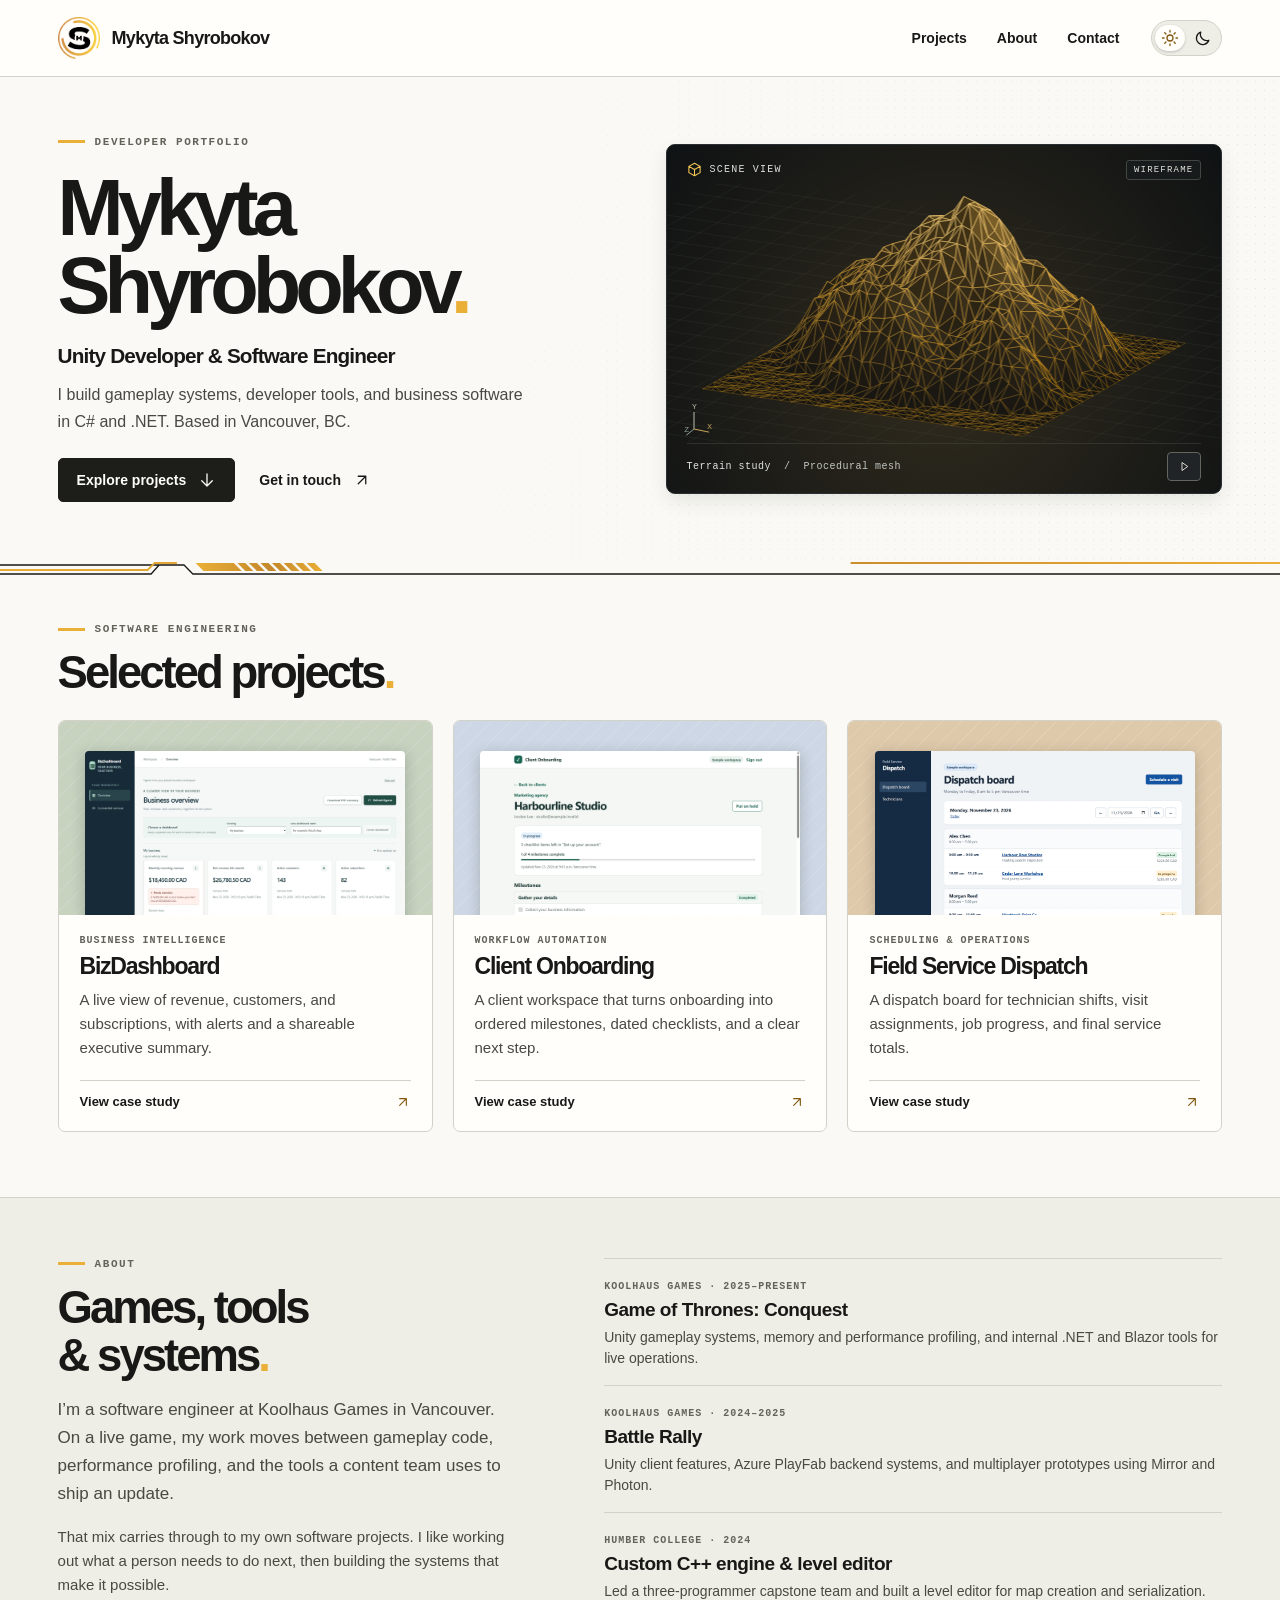
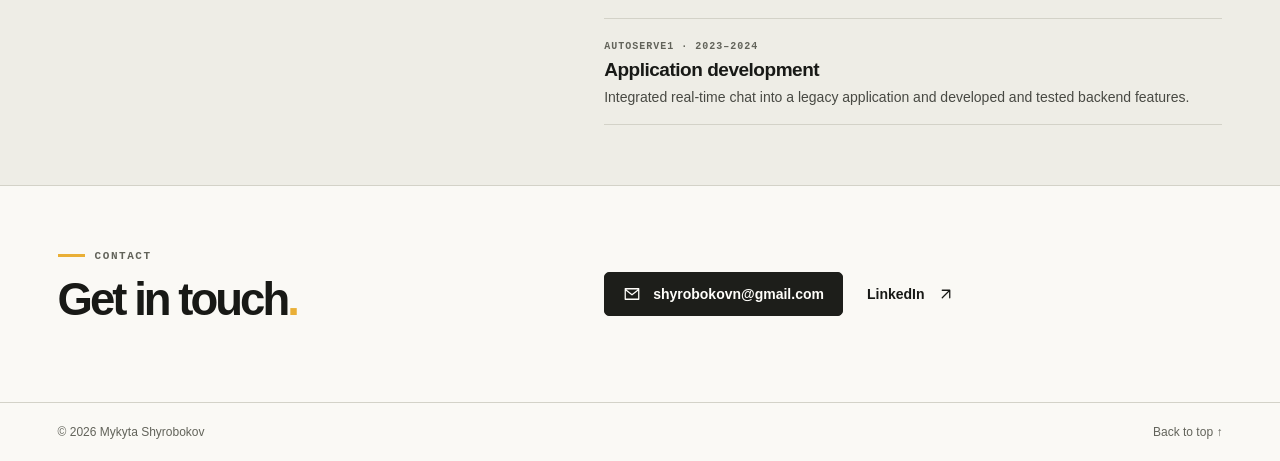
<file: index.html>
<!doctype html>
<html lang="en"><head>
<meta charset="utf-8"><meta name="viewport" content="width=device-width,initial-scale=1">
<title>Mykyta Shyrobokov — Unity Developer & Software Engineer</title><meta name="description" content="Unity gameplay, developer tools, and .NET applications by Mykyta Shyrobokov, a software engineer in Vancouver.">
<link rel="icon" href="assets/logo.png"><script src="assets/theme.js"></script><link rel="stylesheet" href="assets/portfolio.css">
<script defer src="assets/terrain.js"></script>
</head><body id="top"><a class="skip" href="#main">Skip to content</a>
<header class="site-head"><div class="wrap navbar">
<a class="brand" href="index.html" aria-label="Mykyta Shyrobokov, home"><span class="logo-box"><img src="assets/logo.png" width="42" height="42" alt=""></span>Mykyta Shyrobokov</a>
<div class="nav-group"><nav aria-label="Main navigation"><a href="index.html#work">Projects</a><a href="index.html#about">About</a><a href="index.html#contact">Contact</a></nav>
<button type="button" class="theme" aria-label="Dark theme" aria-pressed="false" title="Toggle dark theme"><span class="sun"><svg aria-hidden="true" class="icon" viewBox="0 0 24 24"><path d="M12 2v2m0 16v2M2 12h2m16 0h2M5 5l1.6 1.6M17.4 17.4 19 19M5 19l1.6-1.6M17.4 6.6 19 5 M16 12a4 4 0 1 1-8 0 4 4 0 0 1 8 0"/></svg></span><span class="moon"><svg aria-hidden="true" class="icon" viewBox="0 0 24 24"><path d="M19.8 15A8.5 8.5 0 0 1 9 4.2 8.5 8.5 0 1 0 19.8 15Z"/></svg></span></button></div></div></header>
<main id="main">
<section class="hero" aria-labelledby="hero-title"><div class="wrap hero-grid"><div>
<p class="eyebrow">Developer portfolio</p>
<h1 id="hero-title">Mykyta<br>Shyrobokov<span>.</span></h1>
<p class="role">Unity Developer &amp; Software Engineer</p>
<p class="intro">I build gameplay systems, developer tools, and business software in C# and .NET. Based in Vancouver, BC.</p>
<div class="actions"><a class="action" href="#work">Explore projects <svg aria-hidden="true" class="icon" viewBox="0 0 24 24"><path d="M12 4v16 M5 13l7 7 7-7"/></svg></a><a class="inline-link" href="#contact">Get in touch <svg aria-hidden="true" class="icon" viewBox="0 0 24 24"><path d="M7 17 17 7 M7 7h10v10"/></svg></a></div>
</div><div class="scene" role="group" aria-label="Interactive procedural terrain study">
<canvas aria-label="An isometric wireframe mountain range generated from a height field" role="img"></canvas>
<div class="scene-top"><span class="scene-label"><svg aria-hidden="true" class="icon" viewBox="0 0 24 24"><path d="m12 2 9 5v10l-9 5-9-5V7z M3 7l9 5 9-5 M12 12v10"/></svg> SCENE VIEW</span><span class="render-status">WIREFRAME</span></div>
<div class="scene-bottom"><span><strong>Terrain study</strong> &nbsp;/&nbsp; Procedural mesh</span><button class="scene-play" type="button" aria-label="Rotate terrain" title="Rotate terrain"><svg aria-hidden="true" class="icon" viewBox="0 0 24 24"><path d="m8 5 10 7-10 7z"/></svg></button></div>
</div></div></section><div class="circuit" aria-hidden="true"><svg viewBox="0 0 1440 16" preserveAspectRatio="none"><defs><linearGradient id="circuit-accent"><stop stop-color="var(--gold)"/><stop offset=".6" stop-color="var(--blue)"/><stop offset="1" stop-color="var(--gold)"/></linearGradient></defs><path class="trace" d="M0 4H207l10 9h1223 M0 13h170l9-9h22"/><path class="trace-light" d="M0 9h166l8-7h25 M957 2h483"/><path class="trace-light led" d="M287 13h1153"/><path class="trace-gold" d="M220 2h43l9 8h-43z M267 2h9l9 8h-9z M280 2h9l9 8h-9z M293 2h9l9 8h-9z M306 2h9l9 8h-9z M319 2h9l9 8h-9z M332 2h9l9 8h-9z M345 2h9l9 8h-9z"/></svg></div>
<section id="work" class="projects wrap" aria-labelledby="work-title"><p class="eyebrow">Software engineering</p><div class="section-head"><h2 id="work-title">Selected projects<span>.</span></h2></div><div class="cards"><a class="card biz" href="projects/bizdashboard.html"><div class="thumb"><img src="assets/biz-1.webp" alt="" decoding="async"></div><div class="card-copy"><span class="category">Business intelligence</span><h3>BizDashboard</h3><p>A live view of revenue, customers, and subscriptions, with alerts and a shareable executive summary.</p><div class="card-base">View case study <svg aria-hidden="true" class="icon" viewBox="0 0 24 24"><path d="M7 17 17 7 M7 7h10v10"/></svg></div></div></a>
<a class="card client" href="projects/client-onboarding.html"><div class="thumb"><img src="assets/client-1.webp" alt="" decoding="async"></div><div class="card-copy"><span class="category">Workflow automation</span><h3>Client Onboarding</h3><p>A client workspace that turns onboarding into ordered milestones, dated checklists, and a clear next step.</p><div class="card-base">View case study <svg aria-hidden="true" class="icon" viewBox="0 0 24 24"><path d="M7 17 17 7 M7 7h10v10"/></svg></div></div></a>
<a class="card field" href="projects/field-service-dispatch.html"><div class="thumb"><img src="assets/field-1.webp" alt="" decoding="async"></div><div class="card-copy"><span class="category">Scheduling & operations</span><h3>Field Service Dispatch</h3><p>A dispatch board for technician shifts, visit assignments, job progress, and final service totals.</p><div class="card-base">View case study <svg aria-hidden="true" class="icon" viewBox="0 0 24 24"><path d="M7 17 17 7 M7 7h10v10"/></svg></div></div></a></div></section>
<section id="about" class="about"><div class="wrap about-grid"><div><p class="eyebrow">About</p><h2>Games, tools<br>&amp; systems<span>.</span></h2>
<p class="about-copy">I’m a software engineer at Koolhaus Games in Vancouver. On a live game, my work moves between gameplay code, performance profiling, and the tools a content team uses to ship an update.</p>
<p class="prose">That mix carries through to my own software projects. I like working out what a person needs to do next, then building the systems that make it possible.</p></div>
<ul class="experience"><li><span class="category">Koolhaus Games · 2025–present</span><strong>Game of Thrones: Conquest</strong><p>Unity gameplay systems, memory and performance profiling, and internal .NET and Blazor tools for live operations.</p></li>
<li><span class="category">Koolhaus Games · 2024–2025</span><strong>Battle Rally</strong><p>Unity client features, Azure PlayFab backend systems, and multiplayer prototypes using Mirror and Photon.</p></li>
<li><span class="category">Humber College · 2024</span><strong>Custom C++ engine &amp; level editor</strong><p>Led a three-programmer capstone team and built a level editor for map creation and serialization.</p></li>
<li><span class="category">Autoserve1 · 2023–2024</span><strong>Application development</strong><p>Integrated real-time chat into a legacy application and developed and tested backend features.</p></li></ul></div></section>
<section id="contact" class="contact"><div class="wrap contact-grid"><div><p class="eyebrow">Contact</p><h2>Get in touch<span>.</span></h2></div><div class="contact-links"><a class="action" href="mailto:shyrobokovn@gmail.com"><svg aria-hidden="true" class="icon" viewBox="0 0 24 24"><path d="M3 5h18v14H3z M3 6l9 7 9-7"/></svg> shyrobokovn@gmail.com</a><a class="inline-link" href="https://www.linkedin.com/in/mykyta-shyrobokov/">LinkedIn <svg aria-hidden="true" class="icon" viewBox="0 0 24 24"><path d="M7 17 17 7 M7 7h10v10"/></svg></a></div></div></section></main><footer class="footer"><div class="wrap"><span>© 2026 Mykyta Shyrobokov</span><a href="#top">Back to top ↑</a></div></footer></body></html>
</file>
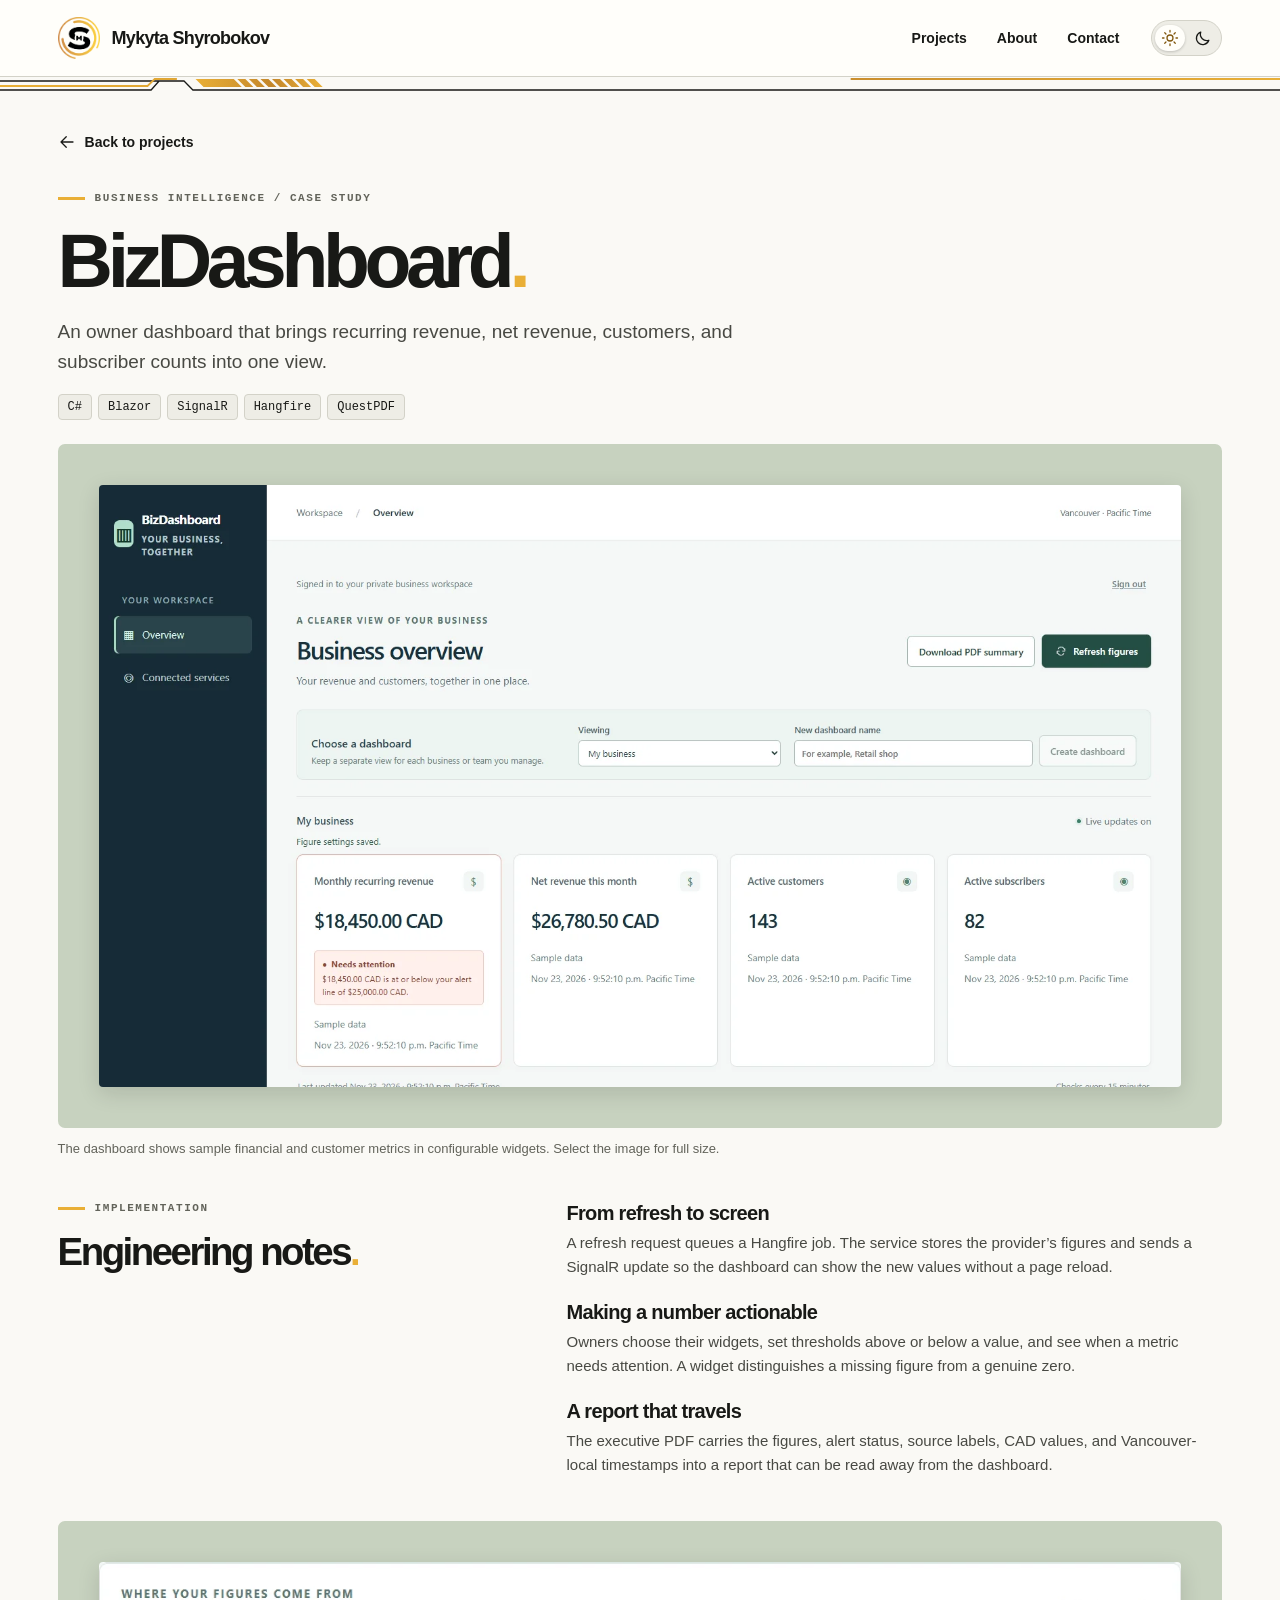
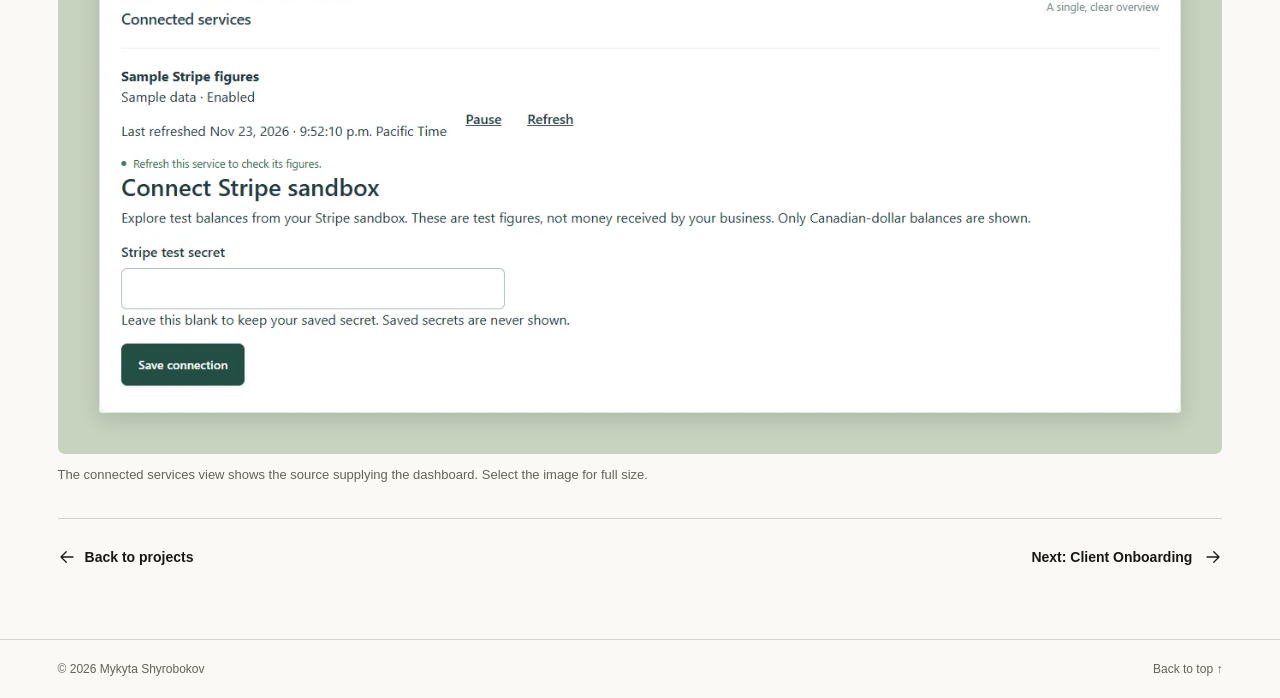
<file: projects/bizdashboard.html>
<!doctype html>
<html lang="en"><head>
<meta charset="utf-8"><meta name="viewport" content="width=device-width,initial-scale=1">
<title>BizDashboard — Mykyta Shyrobokov</title><meta name="description" content="An owner dashboard that brings recurring revenue, net revenue, customers, and subscriber counts into one view.">
<link rel="icon" href="../assets/logo.png"><script src="../assets/theme.js"></script><link rel="stylesheet" href="../assets/portfolio.css">

</head><body id="top"><a class="skip" href="#main">Skip to content</a>
<header class="site-head"><div class="wrap navbar">
<a class="brand" href="../index.html" aria-label="Mykyta Shyrobokov, home"><span class="logo-box"><img src="../assets/logo.png" width="42" height="42" alt=""></span>Mykyta Shyrobokov</a>
<div class="nav-group"><nav aria-label="Main navigation"><a href="../index.html#work">Projects</a><a href="../index.html#about">About</a><a href="../index.html#contact">Contact</a></nav>
<button type="button" class="theme" aria-label="Dark theme" aria-pressed="false" title="Toggle dark theme"><span class="sun"><svg aria-hidden="true" class="icon" viewBox="0 0 24 24"><path d="M12 2v2m0 16v2M2 12h2m16 0h2M5 5l1.6 1.6M17.4 17.4 19 19M5 19l1.6-1.6M17.4 6.6 19 5 M16 12a4 4 0 1 1-8 0 4 4 0 0 1 8 0"/></svg></span><span class="moon"><svg aria-hidden="true" class="icon" viewBox="0 0 24 24"><path d="M19.8 15A8.5 8.5 0 0 1 9 4.2 8.5 8.5 0 1 0 19.8 15Z"/></svg></span></button></div></div></header><div class="circuit" aria-hidden="true"><svg viewBox="0 0 1440 16" preserveAspectRatio="none"><defs><linearGradient id="circuit-accent"><stop stop-color="var(--gold)"/><stop offset=".6" stop-color="var(--blue)"/><stop offset="1" stop-color="var(--gold)"/></linearGradient></defs><path class="trace" d="M0 4H207l10 9h1223 M0 13h170l9-9h22"/><path class="trace-light" d="M0 9h166l8-7h25 M957 2h483"/><path class="trace-light led" d="M287 13h1153"/><path class="trace-gold" d="M220 2h43l9 8h-43z M267 2h9l9 8h-9z M280 2h9l9 8h-9z M293 2h9l9 8h-9z M306 2h9l9 8h-9z M319 2h9l9 8h-9z M332 2h9l9 8h-9z M345 2h9l9 8h-9z"/></svg></div><main id="main" class="detail wrap"><a class="back" href="../index.html#work"><svg aria-hidden="true" class="icon" viewBox="0 0 24 24"><path d="M20 12H4m7-7-7 7 7 7"/></svg> Back to projects</a>
<header class="case-intro"><p class="eyebrow">Business intelligence / Case study</p><h1>BizDashboard<span>.</span></h1><p class="prose">An owner dashboard that brings recurring revenue, net revenue, customers, and subscriber counts into one view.</p><div class="tags"><span class="tag">C#</span><span class="tag">Blazor</span><span class="tag">SignalR</span><span class="tag">Hangfire</span><span class="tag">QuestPDF</span></div></header>
<figure class="biz"><a class="capture" href="../assets/biz-1.webp" aria-label="Open full-size screenshot: The dashboard shows sample financial and customer metrics in configurable widgets."><img src="../assets/biz-1.webp" alt="The dashboard shows sample financial and customer metrics in configurable widgets." ></a><figcaption>The dashboard shows sample financial and customer metrics in configurable widgets. Select the image for full size.</figcaption></figure>
<section class="case-grid"><div><p class="eyebrow">Implementation</p><br><h2>Engineering notes<span>.</span></h2></div><div class="case-notes"><h3>From refresh to screen</h3><p class="prose">A refresh request queues a Hangfire job. The service stores the provider’s figures and sends a SignalR update so the dashboard can show the new values without a page reload.</p><h3>Making a number actionable</h3><p class="prose">Owners choose their widgets, set thresholds above or below a value, and see when a metric needs attention. A widget distinguishes a missing figure from a genuine zero.</p><h3>A report that travels</h3><p class="prose">The executive PDF carries the figures, alert status, source labels, CAD values, and Vancouver-local timestamps into a report that can be read away from the dashboard.</p></div></section>
<figure class="biz"><a class="capture" href="../assets/biz-2.webp" aria-label="Open full-size screenshot: The connected services view shows the source supplying the dashboard."><img src="../assets/biz-2.webp" alt="The connected services view shows the source supplying the dashboard." loading="lazy"></a><figcaption>The connected services view shows the source supplying the dashboard. Select the image for full size.</figcaption></figure><div class="case-end"><a class="back" href="../index.html#work"><svg aria-hidden="true" class="icon" viewBox="0 0 24 24"><path d="M20 12H4m7-7-7 7 7 7"/></svg> Back to projects</a><a class="inline-link" href="client-onboarding.html">Next: Client Onboarding <svg aria-hidden="true" class="icon" viewBox="0 0 24 24"><path d="M4 12h16m-7-7 7 7-7 7"/></svg></a></div></main><footer class="footer"><div class="wrap"><span>© 2026 Mykyta Shyrobokov</span><a href="#top">Back to top ↑</a></div></footer></body></html>
</file>
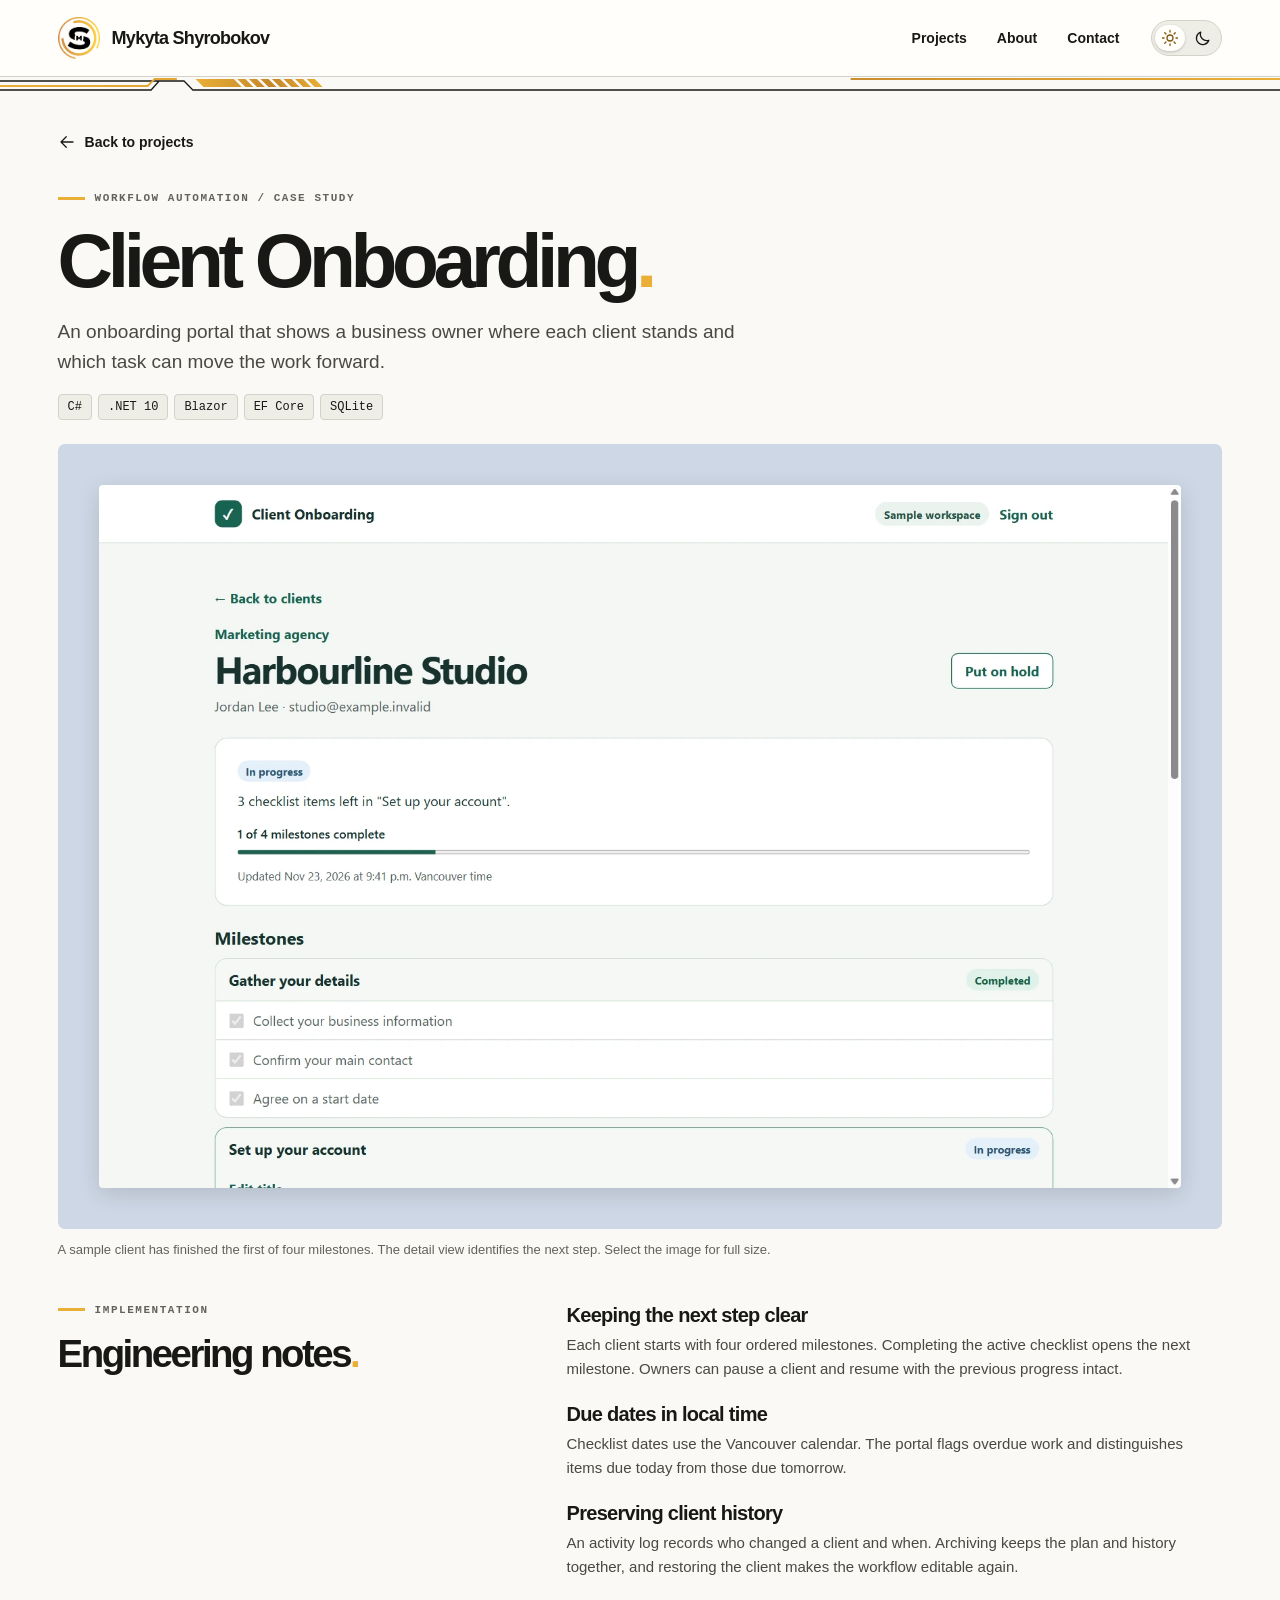
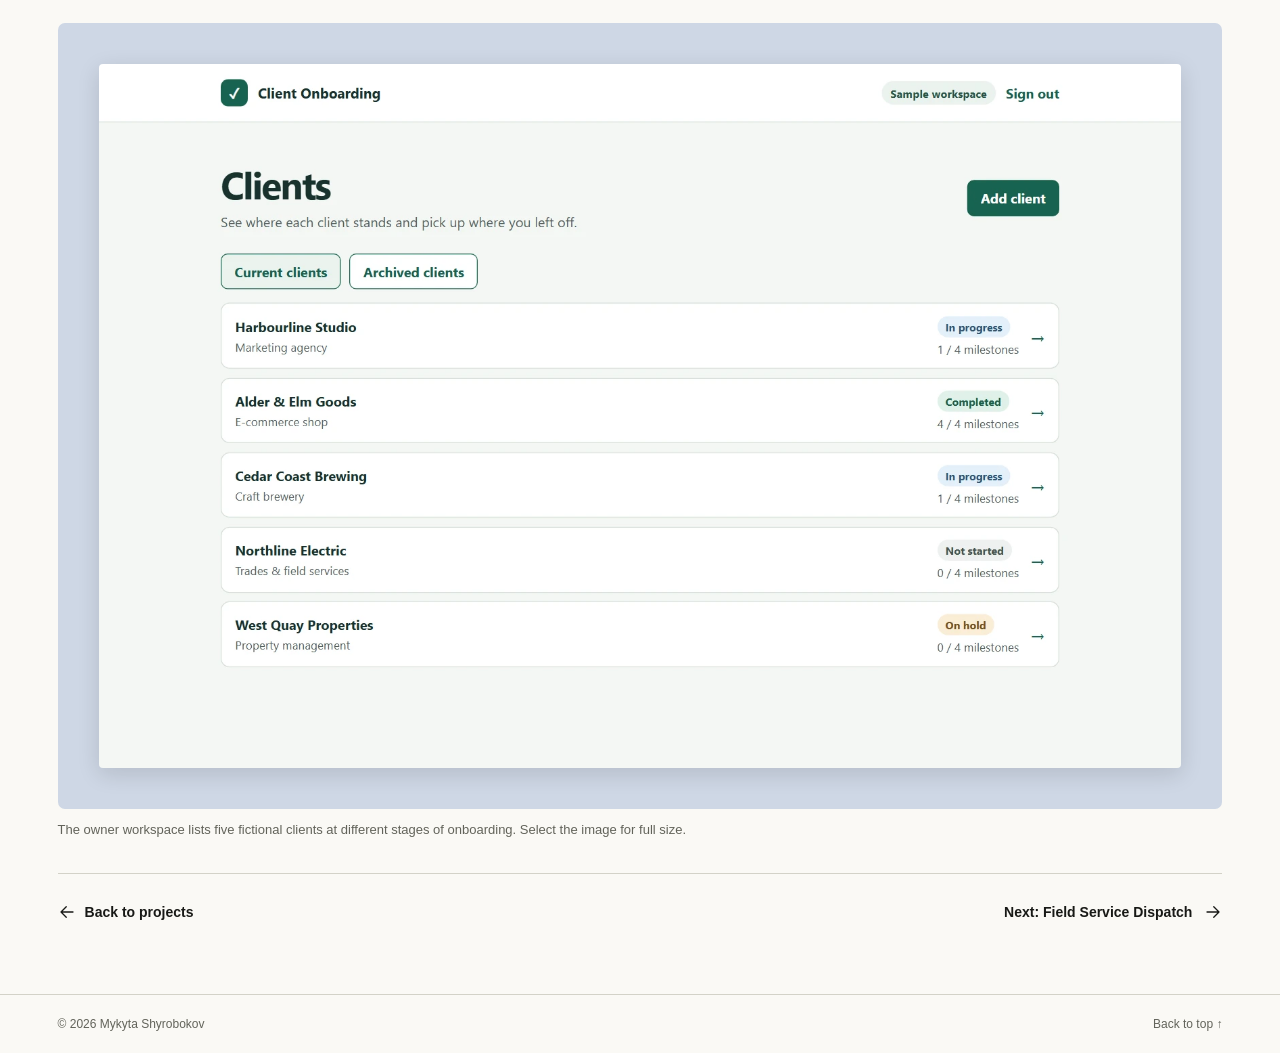
<file: projects/client-onboarding.html>
<!doctype html>
<html lang="en"><head>
<meta charset="utf-8"><meta name="viewport" content="width=device-width,initial-scale=1">
<title>Client Onboarding — Mykyta Shyrobokov</title><meta name="description" content="An onboarding portal that shows a business owner where each client stands and which task can move the work forward.">
<link rel="icon" href="../assets/logo.png"><script src="../assets/theme.js"></script><link rel="stylesheet" href="../assets/portfolio.css">

</head><body id="top"><a class="skip" href="#main">Skip to content</a>
<header class="site-head"><div class="wrap navbar">
<a class="brand" href="../index.html" aria-label="Mykyta Shyrobokov, home"><span class="logo-box"><img src="../assets/logo.png" width="42" height="42" alt=""></span>Mykyta Shyrobokov</a>
<div class="nav-group"><nav aria-label="Main navigation"><a href="../index.html#work">Projects</a><a href="../index.html#about">About</a><a href="../index.html#contact">Contact</a></nav>
<button type="button" class="theme" aria-label="Dark theme" aria-pressed="false" title="Toggle dark theme"><span class="sun"><svg aria-hidden="true" class="icon" viewBox="0 0 24 24"><path d="M12 2v2m0 16v2M2 12h2m16 0h2M5 5l1.6 1.6M17.4 17.4 19 19M5 19l1.6-1.6M17.4 6.6 19 5 M16 12a4 4 0 1 1-8 0 4 4 0 0 1 8 0"/></svg></span><span class="moon"><svg aria-hidden="true" class="icon" viewBox="0 0 24 24"><path d="M19.8 15A8.5 8.5 0 0 1 9 4.2 8.5 8.5 0 1 0 19.8 15Z"/></svg></span></button></div></div></header><div class="circuit" aria-hidden="true"><svg viewBox="0 0 1440 16" preserveAspectRatio="none"><defs><linearGradient id="circuit-accent"><stop stop-color="var(--gold)"/><stop offset=".6" stop-color="var(--blue)"/><stop offset="1" stop-color="var(--gold)"/></linearGradient></defs><path class="trace" d="M0 4H207l10 9h1223 M0 13h170l9-9h22"/><path class="trace-light" d="M0 9h166l8-7h25 M957 2h483"/><path class="trace-light led" d="M287 13h1153"/><path class="trace-gold" d="M220 2h43l9 8h-43z M267 2h9l9 8h-9z M280 2h9l9 8h-9z M293 2h9l9 8h-9z M306 2h9l9 8h-9z M319 2h9l9 8h-9z M332 2h9l9 8h-9z M345 2h9l9 8h-9z"/></svg></div><main id="main" class="detail wrap"><a class="back" href="../index.html#work"><svg aria-hidden="true" class="icon" viewBox="0 0 24 24"><path d="M20 12H4m7-7-7 7 7 7"/></svg> Back to projects</a>
<header class="case-intro"><p class="eyebrow">Workflow automation / Case study</p><h1>Client Onboarding<span>.</span></h1><p class="prose">An onboarding portal that shows a business owner where each client stands and which task can move the work forward.</p><div class="tags"><span class="tag">C#</span><span class="tag">.NET 10</span><span class="tag">Blazor</span><span class="tag">EF Core</span><span class="tag">SQLite</span></div></header>
<figure class="client"><a class="capture" href="../assets/client-1.webp" aria-label="Open full-size screenshot: A sample client has finished the first of four milestones. The detail view identifies the next step."><img src="../assets/client-1.webp" alt="A sample client has finished the first of four milestones. The detail view identifies the next step." ></a><figcaption>A sample client has finished the first of four milestones. The detail view identifies the next step. Select the image for full size.</figcaption></figure>
<section class="case-grid"><div><p class="eyebrow">Implementation</p><br><h2>Engineering notes<span>.</span></h2></div><div class="case-notes"><h3>Keeping the next step clear</h3><p class="prose">Each client starts with four ordered milestones. Completing the active checklist opens the next milestone. Owners can pause a client and resume with the previous progress intact.</p><h3>Due dates in local time</h3><p class="prose">Checklist dates use the Vancouver calendar. The portal flags overdue work and distinguishes items due today from those due tomorrow.</p><h3>Preserving client history</h3><p class="prose">An activity log records who changed a client and when. Archiving keeps the plan and history together, and restoring the client makes the workflow editable again.</p></div></section>
<figure class="client"><a class="capture" href="../assets/client-2.webp" aria-label="Open full-size screenshot: The owner workspace lists five fictional clients at different stages of onboarding."><img src="../assets/client-2.webp" alt="The owner workspace lists five fictional clients at different stages of onboarding." loading="lazy"></a><figcaption>The owner workspace lists five fictional clients at different stages of onboarding. Select the image for full size.</figcaption></figure><div class="case-end"><a class="back" href="../index.html#work"><svg aria-hidden="true" class="icon" viewBox="0 0 24 24"><path d="M20 12H4m7-7-7 7 7 7"/></svg> Back to projects</a><a class="inline-link" href="field-service-dispatch.html">Next: Field Service Dispatch <svg aria-hidden="true" class="icon" viewBox="0 0 24 24"><path d="M4 12h16m-7-7 7 7-7 7"/></svg></a></div></main><footer class="footer"><div class="wrap"><span>© 2026 Mykyta Shyrobokov</span><a href="#top">Back to top ↑</a></div></footer></body></html>
</file>
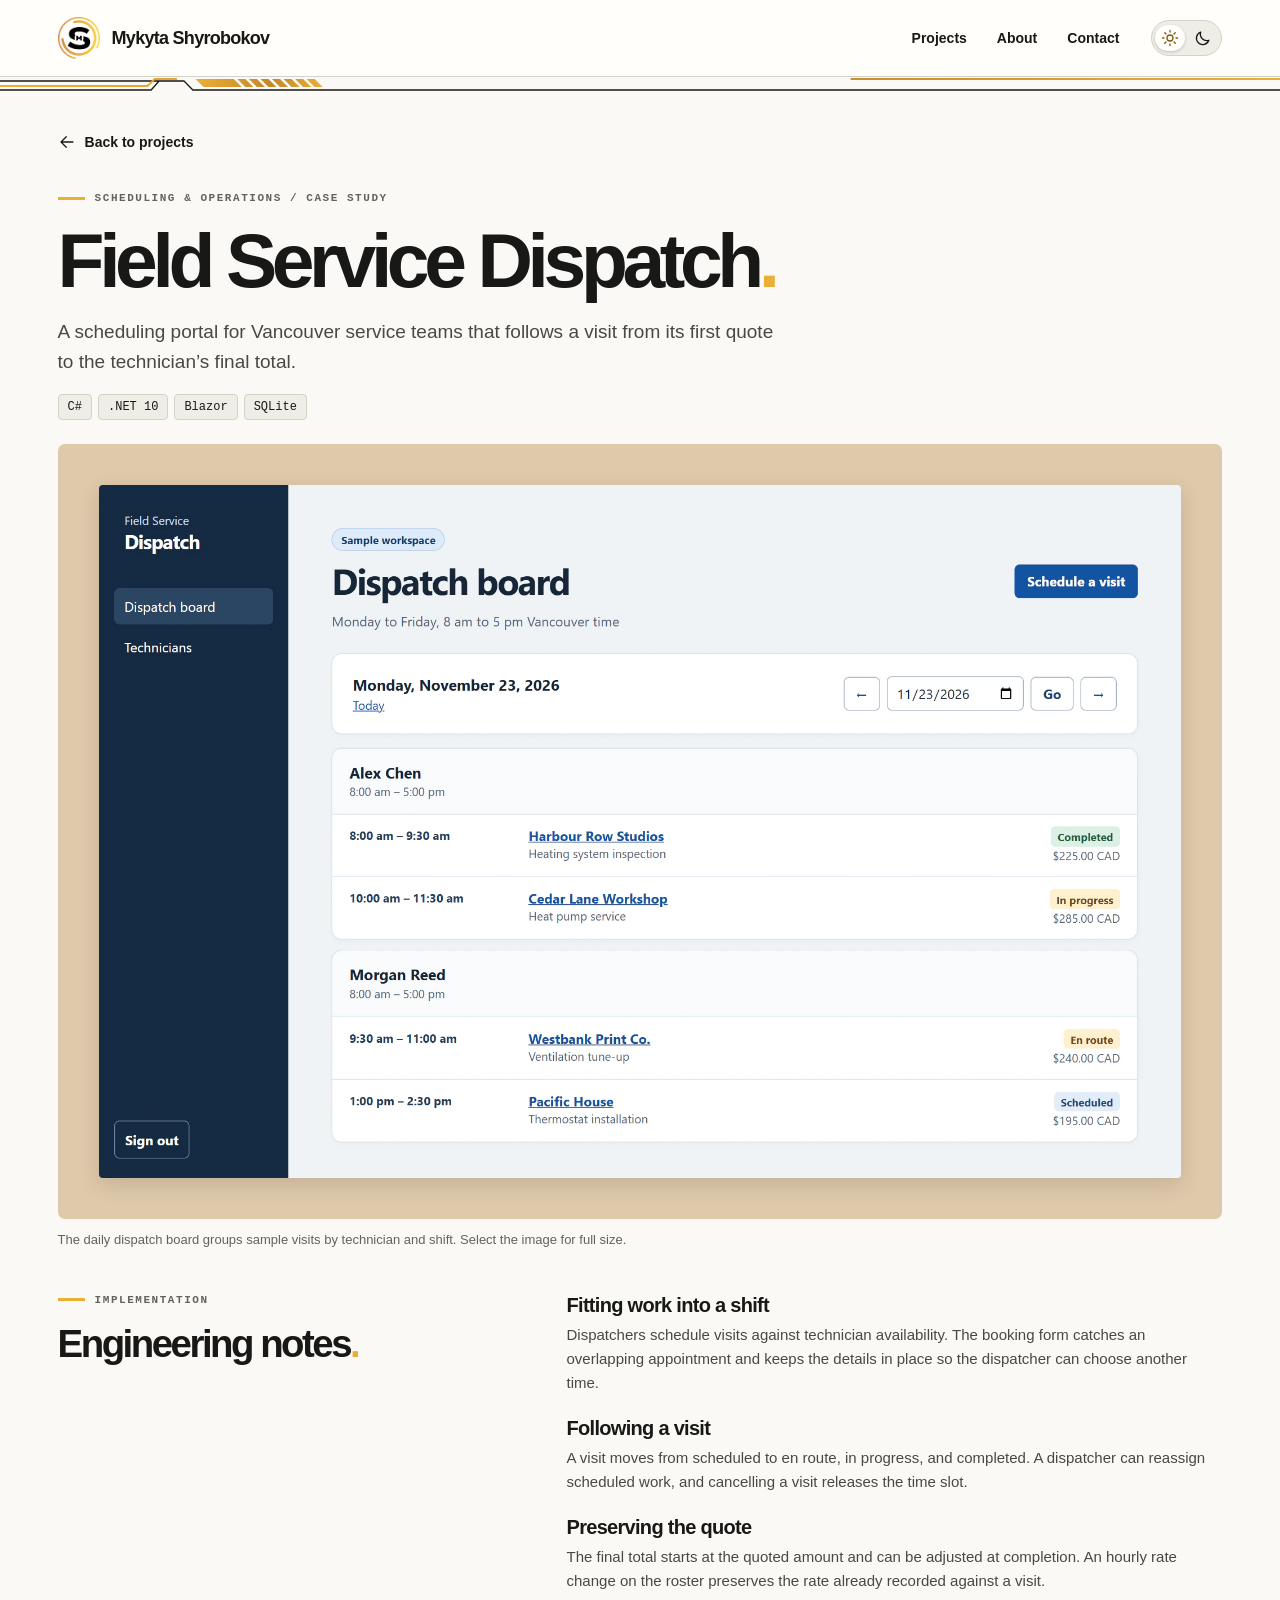
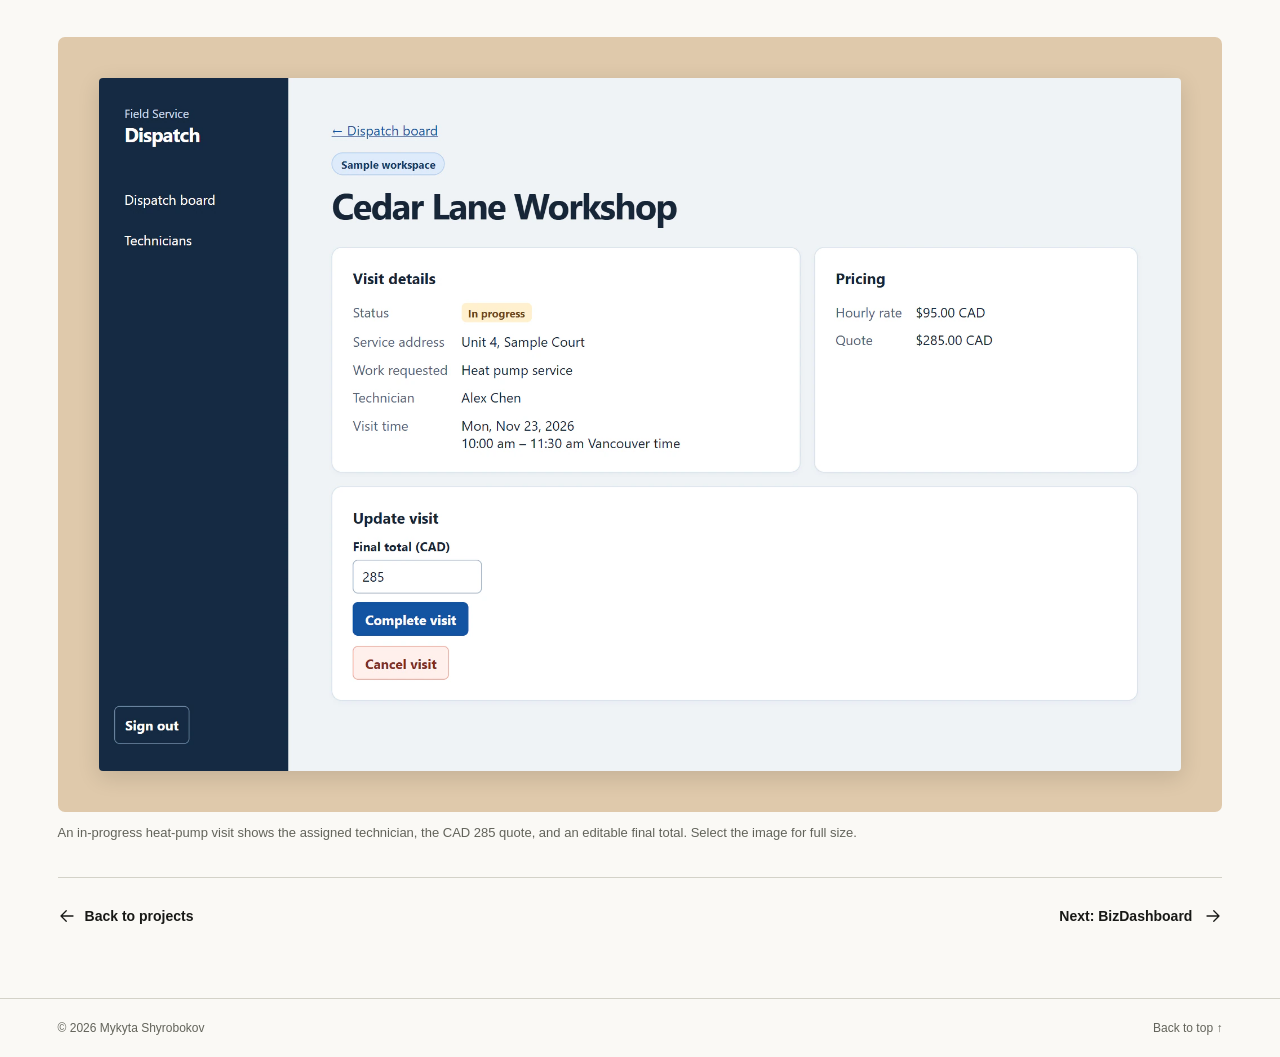
<file: projects/field-service-dispatch.html>
<!doctype html>
<html lang="en"><head>
<meta charset="utf-8"><meta name="viewport" content="width=device-width,initial-scale=1">
<title>Field Service Dispatch — Mykyta Shyrobokov</title><meta name="description" content="A scheduling portal for Vancouver service teams that follows a visit from its first quote to the technician’s final total.">
<link rel="icon" href="../assets/logo.png"><script src="../assets/theme.js"></script><link rel="stylesheet" href="../assets/portfolio.css">

</head><body id="top"><a class="skip" href="#main">Skip to content</a>
<header class="site-head"><div class="wrap navbar">
<a class="brand" href="../index.html" aria-label="Mykyta Shyrobokov, home"><span class="logo-box"><img src="../assets/logo.png" width="42" height="42" alt=""></span>Mykyta Shyrobokov</a>
<div class="nav-group"><nav aria-label="Main navigation"><a href="../index.html#work">Projects</a><a href="../index.html#about">About</a><a href="../index.html#contact">Contact</a></nav>
<button type="button" class="theme" aria-label="Dark theme" aria-pressed="false" title="Toggle dark theme"><span class="sun"><svg aria-hidden="true" class="icon" viewBox="0 0 24 24"><path d="M12 2v2m0 16v2M2 12h2m16 0h2M5 5l1.6 1.6M17.4 17.4 19 19M5 19l1.6-1.6M17.4 6.6 19 5 M16 12a4 4 0 1 1-8 0 4 4 0 0 1 8 0"/></svg></span><span class="moon"><svg aria-hidden="true" class="icon" viewBox="0 0 24 24"><path d="M19.8 15A8.5 8.5 0 0 1 9 4.2 8.5 8.5 0 1 0 19.8 15Z"/></svg></span></button></div></div></header><div class="circuit" aria-hidden="true"><svg viewBox="0 0 1440 16" preserveAspectRatio="none"><defs><linearGradient id="circuit-accent"><stop stop-color="var(--gold)"/><stop offset=".6" stop-color="var(--blue)"/><stop offset="1" stop-color="var(--gold)"/></linearGradient></defs><path class="trace" d="M0 4H207l10 9h1223 M0 13h170l9-9h22"/><path class="trace-light" d="M0 9h166l8-7h25 M957 2h483"/><path class="trace-light led" d="M287 13h1153"/><path class="trace-gold" d="M220 2h43l9 8h-43z M267 2h9l9 8h-9z M280 2h9l9 8h-9z M293 2h9l9 8h-9z M306 2h9l9 8h-9z M319 2h9l9 8h-9z M332 2h9l9 8h-9z M345 2h9l9 8h-9z"/></svg></div><main id="main" class="detail wrap"><a class="back" href="../index.html#work"><svg aria-hidden="true" class="icon" viewBox="0 0 24 24"><path d="M20 12H4m7-7-7 7 7 7"/></svg> Back to projects</a>
<header class="case-intro"><p class="eyebrow">Scheduling & operations / Case study</p><h1>Field Service Dispatch<span>.</span></h1><p class="prose">A scheduling portal for Vancouver service teams that follows a visit from its first quote to the technician’s final total.</p><div class="tags"><span class="tag">C#</span><span class="tag">.NET 10</span><span class="tag">Blazor</span><span class="tag">SQLite</span></div></header>
<figure class="field"><a class="capture" href="../assets/field-1.webp" aria-label="Open full-size screenshot: The daily dispatch board groups sample visits by technician and shift."><img src="../assets/field-1.webp" alt="The daily dispatch board groups sample visits by technician and shift." ></a><figcaption>The daily dispatch board groups sample visits by technician and shift. Select the image for full size.</figcaption></figure>
<section class="case-grid"><div><p class="eyebrow">Implementation</p><br><h2>Engineering notes<span>.</span></h2></div><div class="case-notes"><h3>Fitting work into a shift</h3><p class="prose">Dispatchers schedule visits against technician availability. The booking form catches an overlapping appointment and keeps the details in place so the dispatcher can choose another time.</p><h3>Following a visit</h3><p class="prose">A visit moves from scheduled to en route, in progress, and completed. A dispatcher can reassign scheduled work, and cancelling a visit releases the time slot.</p><h3>Preserving the quote</h3><p class="prose">The final total starts at the quoted amount and can be adjusted at completion. An hourly rate change on the roster preserves the rate already recorded against a visit.</p></div></section>
<figure class="field"><a class="capture" href="../assets/field-2.webp" aria-label="Open full-size screenshot: An in-progress heat-pump visit shows the assigned technician, the CAD 285 quote, and an editable final total."><img src="../assets/field-2.webp" alt="An in-progress heat-pump visit shows the assigned technician, the CAD 285 quote, and an editable final total." loading="lazy"></a><figcaption>An in-progress heat-pump visit shows the assigned technician, the CAD 285 quote, and an editable final total. Select the image for full size.</figcaption></figure><div class="case-end"><a class="back" href="../index.html#work"><svg aria-hidden="true" class="icon" viewBox="0 0 24 24"><path d="M20 12H4m7-7-7 7 7 7"/></svg> Back to projects</a><a class="inline-link" href="bizdashboard.html">Next: BizDashboard <svg aria-hidden="true" class="icon" viewBox="0 0 24 24"><path d="M4 12h16m-7-7 7 7-7 7"/></svg></a></div></main><footer class="footer"><div class="wrap"><span>© 2026 Mykyta Shyrobokov</span><a href="#top">Back to top ↑</a></div></footer></body></html>
</file>
<file: assets/portfolio.css>
:root {
  color-scheme: light;
  --paper:#faf9f5; --surface:#fffefa; --ink:#181916; --body:#484943; --muted:#62635a;
  --line:#d3d2c8; --faint:#eeede6; --gold:#e9af36; --hot:#f6c752; --deep:#81570e;
  --spot:rgba(103,88,57,.15); --key:#1d1e1a; --onkey:#fffefa; --blue:#c4872b;
  --sans:Inter,"Segoe UI",Arial,sans-serif; --mono:"IBM Plex Mono",Consolas,"Courier New",monospace;
}
:root[data-theme=dark] {
  color-scheme:dark; --paper:#0c1013; --surface:#12181d; --ink:#eef5f4; --body:#bdc9cb; --muted:#a0b2b4;
  --line:#354044; --faint:#1b2429; --gold:#36cabd; --hot:#71f2da; --deep:#7fe3d4;
  --spot:rgba(115,185,187,.18); --key:#66e5d2; --onkey:#0c1a1a; --blue:#435cd5;
}
* {box-sizing:border-box}
html {scroll-behavior:smooth;scroll-padding-top:24px}
body {margin:0;background:var(--paper);color:var(--ink);font-family:var(--sans);-webkit-font-smoothing:antialiased}
a {color:inherit;text-decoration:none}
button {font:inherit;color:inherit;cursor:pointer}
a:focus-visible,button:focus-visible {outline:3px solid var(--deep);outline-offset:4px}
.skip {position:fixed;left:10px;top:-100px;background:var(--key);color:var(--onkey);padding:12px 20px;z-index:5}
.skip:focus {top:8px}
.wrap {width:min(1280px,calc(100% - clamp(40px,9vw,156px)));margin-inline:auto}
.mono,.eyebrow,.tag,.scene,.num,.location {font-family:var(--mono)}
.site-head {background:var(--surface);border-bottom:1px solid var(--line)}
.navbar,.nav-group,nav,.brand,.theme,.action,.inline-link,.eyebrow,.section-head,.card-base,.contact-links,.scene-label {display:flex;align-items:center}
.navbar {min-height:76px;justify-content:space-between;gap:18px}
.brand {gap:12px;font-weight:700;letter-spacing:-.04em;font-size:18px}
.logo-box {width:42px;height:42px;display:grid;place-items:center}
.logo-box img {display:block;width:100%;height:100%;object-fit:contain}
[data-theme=dark] .logo-box {background:#faf9f5;border-radius:50%;padding:3px}
.nav-group {gap:32px} nav {gap:30px}
nav a {font-size:14px;font-weight:600;padding:12px 0}
nav a:hover,.inline-link:hover,.footer a:hover {text-decoration:underline;text-underline-offset:5px}
.theme {position:relative;gap:3px;padding:3px;border:1px solid var(--line);border-radius:30px;background:var(--faint);min-height:36px}
.theme:before {content:"";position:absolute;inset:-5px}
.theme span {display:grid;place-items:center;width:30px;height:26px;border-radius:20px}
.theme .sun,[data-theme=dark] .theme .moon {background:var(--surface);box-shadow:0 1px 3px #0003;color:var(--deep)}
[data-theme=dark] .theme .sun {background:none;box-shadow:none;color:var(--muted)}
.icon {width:18px;height:18px;fill:none;stroke:currentColor;stroke-width:1.7;stroke-linecap:round;stroke-linejoin:round;flex:none}
.hero {position:relative;isolation:isolate;overflow:hidden}
.hero:before,.dotfill {content:"";position:absolute;inset:0;pointer-events:none;z-index:-1;background-image:radial-gradient(var(--spot) .85px,transparent 1px);background-size:9px 9px;mask-image:linear-gradient(105deg,transparent 4%,#000 100%)}
.hero-grid {display:grid;grid-template-columns:1fr 1fr;align-items:center;gap:clamp(28px,4vw,80px);padding-block:clamp(42px,4.6vw,76px)}
.eyebrow {font-size:11px;text-transform:uppercase;font-weight:700;letter-spacing:.14em;gap:10px;color:var(--muted);margin:0}
.eyebrow:before {content:"";width:27px;height:3px;background:var(--gold)}
.hero h1 {font-size:clamp(58px,6.2vw,93px);line-height:.98;letter-spacing:-.075em;margin:21px 0 18px;font-weight:750}
h1 span,h2 span {color:var(--gold)}
.role {font-size:clamp(18px,1.62vw,25px);line-height:1.35;font-weight:600;letter-spacing:-.04em;margin:0}
.intro {font-size:16px;line-height:1.65;color:var(--body);max-width:470px;margin:12px 0 23px}
.actions {display:flex;align-items:center;gap:24px;flex-wrap:wrap}
.action,.inline-link {justify-content:center;gap:12px;font-size:14px;font-weight:650}
.action {background:var(--key);color:var(--onkey);min-height:44px;padding:0 18px;border-radius:5px;border:1px solid var(--key)}
.action:hover {box-shadow:0 3px 0 var(--gold);transform:translateY(-1px)}
.inline-link {min-height:44px}
.scene {position:relative;aspect-ratio:1.59;background:#121517;border:1px solid #292e32;border-radius:9px;color:#e5e8e7;overflow:hidden;box-shadow:0 8px 20px #12151015}
.scene canvas {position:absolute;inset:0;width:100%;height:100%}
.scene-top,.scene-bottom {position:absolute;left:20px;right:20px;display:flex;align-items:center;justify-content:space-between;gap:8px}
.scene-top {top:15px;font-size:10px;letter-spacing:.12em;color:#dddeda}
.scene-label {gap:8px}
.scene-label .icon {width:15px;height:15px;color:var(--hot)}
.render-status {border:1px solid #414643;padding:4px 7px;border-radius:3px;font-size:9px;color:#e0e2db;background:#171b1c}
.scene-bottom {bottom:12px;border-top:1px solid #45474188;padding-top:8px;color:#c3c8c4;font-size:10px;letter-spacing:.05em}
.scene-bottom strong {color:#e1e5e1;font-weight:500}
.scene-play {display:grid;place-items:center;border:1px solid #62665e;background:#202426;border-radius:4px;width:34px;height:29px;color:#e7e7de;position:relative}
.scene-play:before {content:"";position:absolute;inset:-7px}
.scene-play .icon {width:13px;height:13px}
.scene-play:focus-visible {outline-color:#fff}
.circuit {height:16px;position:relative;overflow:hidden}
.circuit svg {width:100%;height:100%;display:block}
.trace {stroke:var(--ink);fill:none;stroke-width:1.5}
.trace-gold {fill:url(#circuit-accent)}
.trace-light {fill:none;stroke:url(#circuit-accent);stroke-width:2}
[data-theme=dark] .led {stroke:var(--hot);stroke-dasharray:48 1500;filter:drop-shadow(0 0 2px var(--hot));animation:flow 8s linear infinite}
@keyframes flow {from {stroke-dashoffset:80} to {stroke-dashoffset:-1460}}
.projects {padding-block:46px 65px}
.section-head {justify-content:space-between;gap:20px;margin:14px 0 23px}
h2 {font-size:clamp(34px,3.55vw,54px);line-height:1.05;letter-spacing:-.065em;margin:0}

.cards {display:grid;grid-template-columns:repeat(3,minmax(0,1fr));gap:20px}
.card {position:relative;border:1px solid var(--line);border-radius:7px;overflow:hidden;background:var(--surface);display:flex;flex-direction:column;transition:transform .18s,border-color .18s,box-shadow .18s}
.card:hover {border-color:var(--gold);transform:translateY(-3px);box-shadow:0 7px 16px #1617100c}
.thumb {aspect-ratio:1.92;display:grid;align-items:end;overflow:hidden;padding:8% 7% 0;position:relative;background-color:var(--tint)}
.thumb:before {content:"";position:absolute;inset:0;opacity:.32;background-image:linear-gradient(135deg,transparent 48%,#fff8 49%,#fff8 50%,transparent 51%);background-size:19px 19px}
.biz {--tint:#c7d2bf}.client {--tint:#ced7e5}.field {--tint:#dfc9ab}
.thumb img {display:block;position:relative;width:100%;border-radius:4px 4px 0 0;box-shadow:0 3px 14px #1e29223d;align-self:start}
.card-copy {padding:20px 21px;display:flex;flex:1;flex-direction:column}
.category {font:10px var(--mono);font-weight:bold;letter-spacing:.1em;color:var(--muted);text-transform:uppercase}
.card h3 {font-size:clamp(20px,1.8vw,27px);margin:8px 0;letter-spacing:-.055em;line-height:1.12}
.card p,.prose {color:var(--body);font-size:15px;line-height:1.6}
.card p {margin:0 0 20px}
.card-base {border-top:1px solid var(--line);padding-top:12px;justify-content:space-between;gap:8px;margin-top:auto;font-weight:600;font-size:13px}
.card-base .icon {width:16px;color:var(--deep)}
.about {padding:60px 0;background:var(--faint);border-block:1px solid var(--line)}
.about-grid,.contact-grid,.case-grid {display:grid;grid-template-columns:.85fr 1.15fr;gap:clamp(28px,7vw,104px)}
.about h2,.contact h2 {margin:14px 0}
.about-copy {font-size:17px;line-height:1.65;color:var(--body);max-width:490px}
.experience {margin:0;padding:0;list-style:none}
.experience li {padding:16px 0;border-top:1px solid var(--line)}
.experience li:last-child {border-bottom:1px solid var(--line)}
.experience strong {display:block;font-size:19px;letter-spacing:-.025em;margin:6px 0}
.experience p {margin:0;line-height:1.5;font-size:14px;color:var(--body)}
.contact {padding:64px 0}
.contact-grid {align-items:center}
.contact-links {gap:14px 24px;flex-wrap:wrap}
.footer {padding:22px 0;border-top:1px solid var(--line);font-size:12px;color:var(--muted)}
.footer .wrap {display:flex;justify-content:space-between;gap:12px;align-items:center}
.detail {padding-block:27px 60px}
.back {display:inline-flex;min-height:44px;align-items:center;gap:9px;font-size:14px;font-weight:600}
.back:hover {text-decoration:underline}
.case-intro {padding:28px 0 24px}
.case-intro h1 {font-size:clamp(46px,6vw,80px);line-height:1;letter-spacing:-.07em;margin:18px 0}
.case-intro .prose {max-width:730px;font-size:19px;margin:0 0 16px}
.tags {display:flex;flex-wrap:wrap;gap:6px}
.tag {font-size:12px;padding:5px 9px;border-radius:4px;background:var(--faint);border:1px solid var(--line)}
figure {margin:0}
.capture {background:var(--tint);padding:clamp(12px,3.2vw,45px);border-radius:7px;display:block}
.capture img {width:100%;display:block;box-shadow:0 6px 22px #1112;border-radius:4px}
figcaption {color:var(--muted);font-size:13px;line-height:1.5;margin:11px 0 0}
.case-grid {padding:44px 0;grid-template-columns:.78fr 1.22fr}
.case-grid h2 {font-size:clamp(30px,3vw,44px)}
.case-notes h3 {margin:0 0 6px;font-size:20px;letter-spacing:-.035em}
.case-notes p {margin:0 0 22px}
.case-notes p:last-child {margin:0}
.case-end {display:flex;justify-content:space-between;align-items:center;gap:20px;border-top:1px solid var(--line);margin-top:34px;padding-top:16px}
@media(min-width:1550px){.hero-grid{padding-block:75px}.scene{aspect-ratio:1.55}}
@media(max-width:920px){.wrap{width:calc(100% - 56px)}.hero-grid{gap:22px}.hero h1{font-size:clamp(52px,7vw,69px)}.scene{aspect-ratio:1.36}.cards{gap:13px}.card-copy{padding:16px}.about-grid,.contact-grid{gap:32px}}
@media(max-width:700px){.wrap{width:calc(100% - 36px)}.navbar{min-height:64px;gap:8px}.brand{gap:6px;font-size:15px}.logo-box{width:33px;height:33px}.nav-group,nav{gap:14px}nav a{font-size:12px}.theme span{width:23px;height:22px}.theme .icon{width:15px}.theme{min-height:29px}.hero-grid{grid-template-columns:1fr;padding:35px 0 27px;gap:25px}.hero h1{font-size:clamp(57px,11.7vw,79px);margin:16px 0}.intro{margin:10px 0 16px}.scene{aspect-ratio:1.8}.cards,.about-grid,.contact-grid,.case-grid{grid-template-columns:1fr}.cards{gap:19px}.projects{padding:31px 0 38px}.section-head{margin:10px 0 18px}.thumb{aspect-ratio:2.2}.about,.contact{padding:38px 0}.contact-grid,.case-grid{gap:10px}.case-grid{padding:32px 0}.case-grid h2{margin-bottom:10px}.case-intro{padding-top:15px}.scene-top{top:11px}.scene-bottom{bottom:8px}.detail{padding-bottom:30px}}
@media(max-width:480px){.navbar{flex-wrap:wrap;min-height:86px;position:relative;padding:9px 0 4px}.nav-group{display:contents}nav{width:100%;justify-content:flex-start;gap:23px}nav a{padding:6px 0;min-height:30px}.theme{position:absolute;right:0;top:11px}.hero h1{font-size:clamp(48px,13vw,63px)}.scene{aspect-ratio:1.6}.footer .wrap{align-items:start;flex-direction:column}.actions{gap:19px}.case-end{align-items:flex-start;flex-direction:column}.contact-links{align-items:flex-start;flex-direction:column;gap:4px}.contact-links .action{margin-bottom:8px}}
@media(prefers-reduced-motion:reduce){html{scroll-behavior:auto}*,*:before,*:after{animation:none!important;transition:none!important}}
</file>
